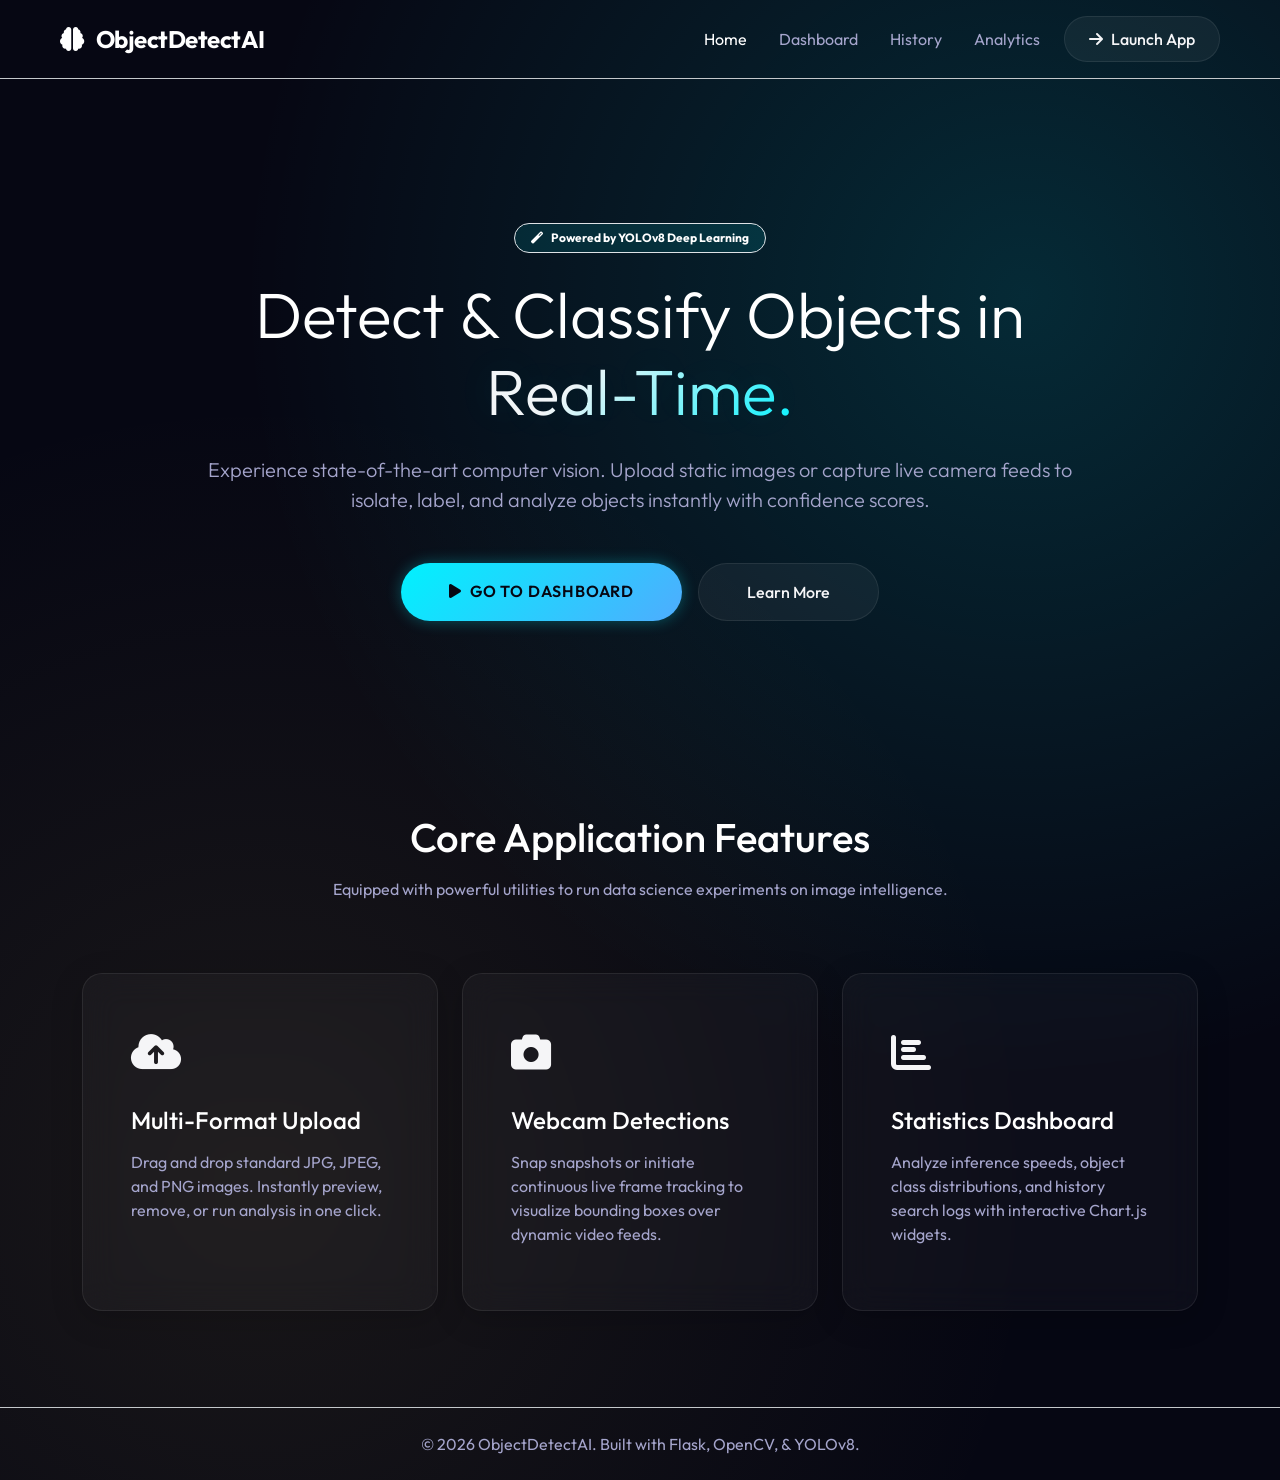
<file: templates/index.html>
<!DOCTYPE html>
<html lang="en" data-theme="dark">
<head>
    <meta charset="UTF-8">
    <meta name="viewport" content="width=device-width, initial-scale=1.0">
    <title>AI Object Detection Web Application</title>
    <link href="https://cdn.jsdelivr.net/npm/bootstrap@5.3.3/dist/css/bootstrap.min.css" rel="stylesheet">
    <link href="https://cdnjs.cloudflare.com/ajax/libs/font-awesome/6.5.2/css/all.min.css" rel="stylesheet">
    <link href="/static/css/style.css" rel="stylesheet">
</head>
<body class="hero-gradient">

    <nav class="navbar navbar-expand-lg navbar-dark bg-transparent border-bottom border-secondary-subtle py-3 px-lg-5">
        <div class="container-fluid">
            <a class="navbar-brand sidebar-brand" href="/">
                <i class="fas fa-brain text-cyan"></i>
                <span class="text-white">ObjectDetect<span class="text-cyan">AI</span></span>
            </a>
            <button class="navbar-toggler" type="button" data-bs-toggle="collapse" data-bs-target="#navbarNav">
                <span class="navbar-toggler-icon"></span>
            </button>
            <div class="collapse navbar-collapse justify-content-end" id="navbarNav">
                <ul class="navbar-nav align-items-center gap-3">
                    <li class="nav-item">
                        <a class="nav-link text-white active" href="/">Home</a>
                    </li>
                    <li class="nav-item">
                        <a class="nav-link text-muted" href="/dashboard">Dashboard</a>
                    </li>
                    <li class="nav-item">
                        <a class="nav-link text-muted" href="/history">History</a>
                    </li>
                    <li class="nav-item">
                        <a class="nav-link text-muted" href="/stats">Analytics</a>
                    </li>
                    <li class="nav-item">
                        <a class="btn btn-glass px-4" href="/dashboard"><i class="fas fa-arrow-right me-2"></i>Launch App</a>
                    </li>
                </ul>
            </div>
        </div>
    </nav>

    <header class="container py-5 my-5 text-center position-relative">
        <div class="row justify-content-center py-5">
            <div class="col-lg-10">
                <div class="badge bg-opacity-10 bg-cyan text-cyan border border-cyan border-opacity-25 px-3 py-2 rounded-pill mb-4" style="background-color: rgba(0,242,254,0.1)">
                    <i class="fas fa-magic me-2"></i>Powered by YOLOv8 Deep Learning
                </div>
                <h1 class="display-3 font-heading font-bold text-white mb-4">
                    Detect & Classify Objects in <br>
                    <span class="title-glow text-cyan italic font-light">Real-Time.</span>
                </h1>
                <p class="lead text-muted max-w-2xl mx-auto mb-5">
                    Experience state-of-the-art computer vision. Upload static images or capture live camera feeds to isolate, label, and analyze objects instantly with confidence scores.
                </p>
                <div class="d-flex justify-content-center gap-3 flex-wrap">
                    <a href="/dashboard" class="btn btn-glow px-5 py-3"><i class="fas fa-play me-2"></i>Go to Dashboard</a>
                    <a href="#features" class="btn btn-glass px-5 py-3">Learn More</a>
                </div>
            </div>
        </div>
    </header>

    <section id="features" class="container py-5 my-5">
        <div class="text-center mb-5">
            <h2 class="h1 text-white mb-3">Core Application Features</h2>
            <p class="text-muted">Equipped with powerful utilities to run data science experiments on image intelligence.</p>
        </div>
        <div class="row g-4 mt-4">
            <div class="col-md-4">
                <div class="glass-panel p-5 h-100">
                    <div class="fs-1 text-cyan mb-4"><i class="fas fa-cloud-upload-alt"></i></div>
                    <h3 class="h4 text-white mb-3">Multi-Format Upload</h3>
                    <p class="text-muted">Drag and drop standard JPG, JPEG, and PNG images. Instantly preview, remove, or run analysis in one click.</p>
                </div>
            </div>
            <div class="col-md-4">
                <div class="glass-panel p-5 h-100">
                    <div class="fs-1 text-cyan mb-4"><i class="fas fa-camera"></i></div>
                    <h3 class="h4 text-white mb-3">Webcam Detections</h3>
                    <p class="text-muted">Snap snapshots or initiate continuous live frame tracking to visualize bounding boxes over dynamic video feeds.</p>
                </div>
            </div>
            <div class="col-md-4">
                <div class="glass-panel p-5 h-100">
                    <div class="fs-1 text-cyan mb-4"><i class="fas fa-chart-bar"></i></div>
                    <h3 class="h4 text-white mb-3">Statistics Dashboard</h3>
                    <p class="text-muted">Analyze inference speeds, object class distributions, and history search logs with interactive Chart.js widgets.</p>
                </div>
            </div>
        </div>
    </section>

    <footer class="border-top border-secondary-subtle py-4 text-center mt-5">
        <p class="text-muted mb-0">© 2026 ObjectDetectAI. Built with Flask, OpenCV, & YOLOv8.</p>
    </footer>

    <script src="https://cdn.jsdelivr.net/npm/bootstrap@5.3.3/dist/js/bootstrap.bundle.min.js"></script>
</body>
</html>
</file>
<file: static/css/style.css>
@import url('https://fonts.googleapis.com/css2?family=Outfit:wght@300;400;500;600;700;800&display=swap');

:root {
    --bg-dark: #060713;
    --bg-card: rgba(255, 255, 255, 0.03);
    --border-glow: rgba(255, 255, 255, 0.08);
    --brand-cyan: #00f2fe;
    --brand-gold: #c9a84c;
    --text-primary: #f5f5f7;
    --text-muted: #a5a5cc;
    --transition-speed: 0.3s;
}

[data-theme="light"] {
    --bg-dark: #f0f2f5;
    --bg-card: rgba(255, 255, 255, 0.7);
    --border-glow: rgba(0, 0, 0, 0.08);
    --brand-cyan: #0088cc;
    --brand-gold: #b3913b;
    --text-primary: #1e1e24;
    --text-muted: #4a4a58;
}

.text-muted {
    color: var(--text-muted) !important;
}

* {
    margin: 0;
    padding: 0;
    box-sizing: border-box;
    font-family: 'Outfit', sans-serif;
}

body {
    background-color: var(--bg-dark);
    color: var(--text-primary);
    min-height: 100vh;
    overflow-x: hidden;
    transition: background-color var(--transition-speed), color var(--transition-speed);
}

.glass-panel {
    background: var(--bg-card);
    backdrop-filter: blur(16px);
    -webkit-backdrop-filter: blur(16px);
    border: 1px solid var(--border-glow);
    border-radius: 20px;
    box-shadow: 0 8px 32px 0 rgba(0, 0, 0, 0.2);
}

.glass-input {
    background: rgba(255, 255, 255, 0.05);
    border: 1px solid var(--border-glow);
    border-radius: 12px;
    color: var(--text-primary) !important;
    padding: 12px 18px;
    transition: all var(--transition-speed);
}

.glass-input::placeholder {
    color: var(--text-muted) !important;
    opacity: 0.8;
}

.glass-input:focus {
    background: rgba(255, 255, 255, 0.08);
    border-color: var(--brand-cyan);
    box-shadow: 0 0 15px rgba(0, 242, 254, 0.2);
    outline: none;
}

.btn-glow {
    background: linear-gradient(135deg, var(--brand-cyan) 0%, #4facfe 100%);
    border: none;
    border-radius: 30px;
    color: #060713 !important;
    font-weight: 600;
    letter-spacing: 0.05em;
    padding: 12px 28px;
    text-transform: uppercase;
    transition: all var(--transition-speed);
    box-shadow: 0 0 15px rgba(0, 242, 254, 0.3);
}

.btn-glow:hover {
    transform: translateY(-2px);
    box-shadow: 0 0 25px rgba(0, 242, 254, 0.5);
    filter: brightness(1.1);
}

.btn-glow-gold {
    background: linear-gradient(135deg, var(--brand-gold) 0%, #ecd06f 100%);
    box-shadow: 0 0 15px rgba(201, 168, 76, 0.3);
}

.btn-glow-gold:hover {
    box-shadow: 0 0 25px rgba(201, 168, 76, 0.5);
}

.btn-glass {
    background: rgba(255, 255, 255, 0.05);
    border: 1px solid var(--border-glow);
    border-radius: 30px;
    color: var(--text-primary);
    font-weight: 500;
    padding: 10px 24px;
    transition: all var(--transition-speed);
}

.btn-glass:hover {
    background: rgba(255, 255, 255, 0.1);
    border-color: var(--text-primary);
    color: var(--text-primary);
}

.hero-gradient {
    background-image: radial-gradient(circle at 80% 20%, rgba(0, 242, 254, 0.15) 0%, transparent 50%),
                      radial-gradient(circle at 20% 80%, rgba(201, 168, 76, 0.1) 0%, transparent 50%);
}

.title-glow {
    background: linear-gradient(135deg, var(--text-primary) 30%, var(--brand-cyan) 100%);
    -webkit-background-clip: text;
    -webkit-text-fill-color: transparent;
    text-shadow: 0 0 40px rgba(0, 242, 254, 0.1);
}

.dashboard-wrapper {
    display: flex;
    min-height: 100vh;
}

.sidebar {
    width: 280px;
    border-right: 1px solid var(--border-glow);
    padding: 30px 20px;
    display: flex;
    flex-direction: column;
    justify-content: space-between;
    transition: transform var(--transition-speed);
}

.sidebar-brand {
    font-size: 1.5rem;
    font-weight: 700;
    letter-spacing: -0.02em;
    display: flex;
    align-items: center;
    gap: 12px;
}

.sidebar-menu {
    list-style: none;
    margin-top: 50px;
    flex-grow: 1;
}

.sidebar-menu li {
    margin-bottom: 8px;
}

.sidebar-link {
    display: flex;
    align-items: center;
    gap: 16px;
    padding: 14px 20px;
    color: var(--text-muted);
    text-decoration: none !important;
    border-radius: 12px;
    font-weight: 500;
    transition: all var(--transition-speed);
}

.sidebar-link:hover, .sidebar-link.active {
    color: var(--text-primary);
    background: rgba(255, 255, 255, 0.05);
}

.sidebar-link.active {
    border-left: 4px solid var(--brand-cyan);
    background: linear-gradient(90deg, rgba(0, 242, 254, 0.05) 0%, transparent 100%);
    color: var(--brand-cyan);
}

.main-content {
    flex-grow: 1;
    padding: 40px;
    overflow-y: auto;
    max-height: 100vh;
}

.upload-zone {
    border: 2px dashed var(--border-glow);
    border-radius: 15px;
    padding: 60px 40px;
    text-align: center;
    cursor: pointer;
    transition: all var(--transition-speed);
    background: rgba(255, 255, 255, 0.01);
}

.upload-zone:hover, .upload-zone.dragover {
    border-color: var(--brand-cyan);
    background: rgba(0, 242, 254, 0.02);
    box-shadow: inset 0 0 20px rgba(0, 242, 254, 0.05);
}

.preview-image {
    max-width: 100%;
    height: auto;
    max-height: 380px;
    border-radius: 12px;
    object-fit: contain;
    box-shadow: 0 8px 24px rgba(0, 0, 0, 0.3);
}

.image-display-container {
    position: relative;
    border-radius: 12px;
    overflow: hidden;
    border: 1px solid var(--border-glow);
    background: #000;
    display: flex;
    align-items: center;
    justify-content: center;
    min-height: 300px;
}

.detection-image {
    width: 100%;
    height: auto;
    object-fit: contain;
    max-height: 480px;
}

.webcam-container {
    position: relative;
    border-radius: 12px;
    overflow: hidden;
    background: #000;
    display: flex;
    align-items: center;
    justify-content: center;
}

.webcam-video {
    width: 100%;
    max-height: 450px;
    object-fit: cover;
    transform: scaleX(-1);
}

.webcam-overlay {
    position: absolute;
    top: 0;
    left: 0;
    width: 100%;
    height: 100%;
}

.kpi-card {
    padding: 24px;
    position: relative;
    overflow: hidden;
}

.kpi-card::after {
    content: '';
    position: absolute;
    top: 0;
    right: 0;
    width: 80px;
    height: 80px;
    background: radial-gradient(circle, rgba(0, 242, 254, 0.1) 0%, transparent 70%);
    border-radius: 50%;
}

.kpi-value {
    font-size: 2.2rem;
    font-weight: 700;
    line-height: 1.2;
    margin-top: 8px;
    background: linear-gradient(135deg, var(--text-primary) 30%, var(--brand-cyan) 100%);
    -webkit-background-clip: text;
    -webkit-text-fill-color: transparent;
}

.toast-container {
    position: fixed;
    bottom: 30px;
    right: 30px;
    z-index: 10000;
}

.glass-toast {
    background: rgba(14, 13, 48, 0.85) !important;
    border: 1px solid var(--border-glow);
    backdrop-filter: blur(12px);
    border-radius: 12px;
    color: var(--text-primary);
    box-shadow: 0 10px 30px rgba(0,0,0,0.5);
    margin-top: 10px;
    min-width: 280px;
}

::-webkit-scrollbar {
    width: 8px;
    height: 8px;
}

::-webkit-scrollbar-track {
    background: var(--bg-dark);
}

::-webkit-scrollbar-thumb {
    background: var(--border-glow);
    border-radius: 4px;
}

::-webkit-scrollbar-thumb:hover {
    background: var(--brand-cyan);
}

.loading-overlay {
    position: absolute;
    inset: 0;
    background: rgba(6, 7, 19, 0.7);
    backdrop-filter: blur(8px);
    display: flex;
    flex-direction: column;
    align-items: center;
    justify-content: center;
    z-index: 50;
    border-radius: 12px;
}

.pulse-spinner {
    width: 60px;
    height: 60px;
    border: 4px solid rgba(0, 242, 254, 0.1);
    border-left-color: var(--brand-cyan);
    border-radius: 50%;
    animation: spin 1s linear infinite;
}

@keyframes spin {
    100% { transform: rotate(360deg); }
}

@media (max-width: 991px) {
    .dashboard-wrapper {
        flex-direction: column;
    }
    .sidebar {
        width: 100%;
        border-right: none;
        border-bottom: 1px solid var(--border-glow);
        padding: 20px;
    }
    .sidebar-menu {
        display: flex;
        flex-wrap: wrap;
        gap: 10px;
        margin-top: 20px;
    }
    .sidebar-menu li {
        margin-bottom: 0;
    }
    .main-content {
        padding: 20px;
    }
}
</file>
